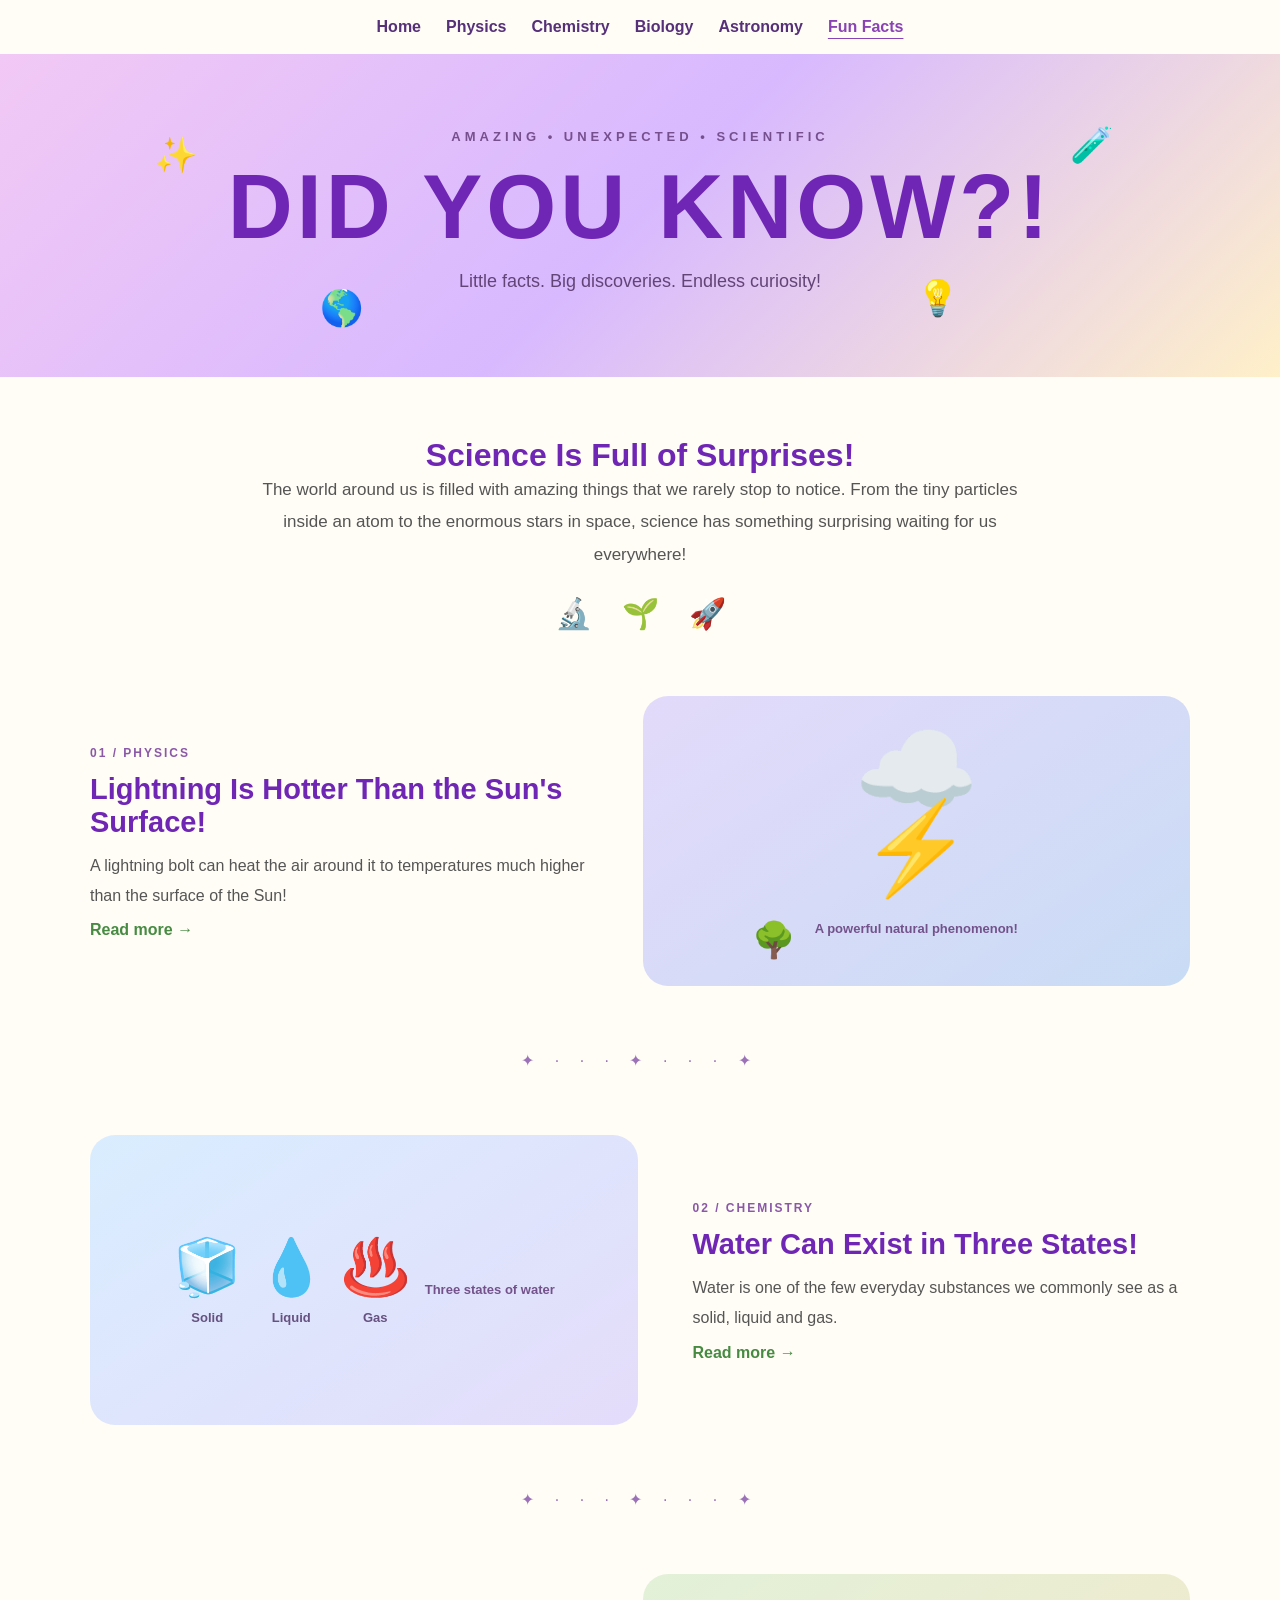
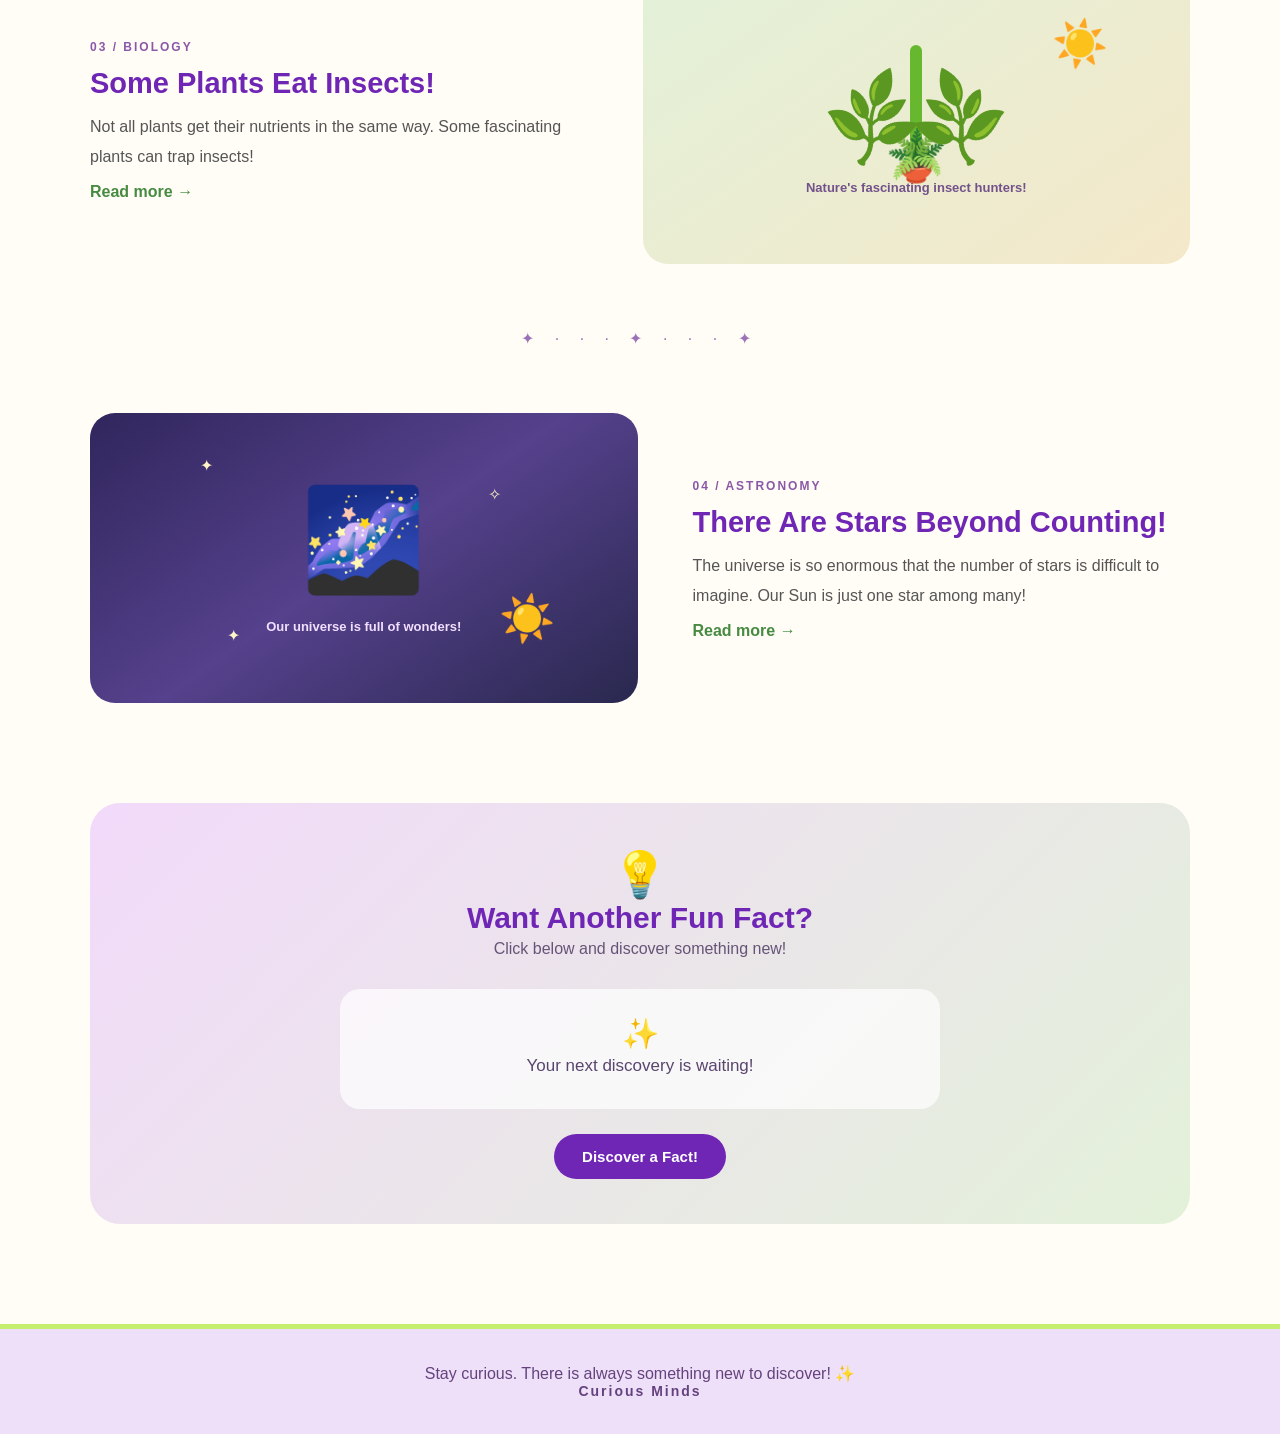
<file: funfacts.html>
<!DOCTYPE html>
<html lang="en">
<head>
    <meta charset="UTF-8">
    <meta name="viewport" content="width=device-width, initial-scale=1.0">

    <title>Fun Facts | Curious Minds</title>

    <link rel="stylesheet" href="style.css">
    <link rel="stylesheet" href="funfacts.css">
</head>

<body>

    <!-- NAVIGATION -->
    <nav class="fun-nav">
        <a href="index.html">Home</a>
        <a href="physics.html">Physics</a>
        <a href="chemistry.html">Chemistry</a>
        <a href="biology.html">Biology</a>
        <a href="#">Astronomy</a>
        <a href="funfacts.html" class="active">Fun Facts</a>
    </nav>


    <!-- HEADER -->
    <header class="fun-header">

        <span class="fun-decoration fun-decor-one">✨</span>
        <span class="fun-decoration fun-decor-two">🧪</span>
        <span class="fun-decoration fun-decor-three">🌎</span>
        <span class="fun-decoration fun-decor-four">💡</span>

        <p class="fun-small-heading">
            AMAZING • UNEXPECTED • SCIENTIFIC
        </p>

        <h1>DID YOU KNOW?!</h1>

        <p class="fun-tagline">
            Little facts. Big discoveries. Endless curiosity!
        </p>

    </header>


    <!-- MAIN CONTENT -->
    <main class="fun-container">


        <!-- INTRODUCTION -->
        <section class="fun-intro">

            <h2>Science Is Full of Surprises!</h2>

            <p>
                The world around us is filled with amazing things
                that we rarely stop to notice. From the tiny particles
                inside an atom to the enormous stars in space,
                science has something surprising waiting for us
                everywhere!
            </p>

            <div class="fun-intro-decoration">
                <span>🔬</span>
                <span>🌱</span>
                <span>🚀</span>
            </div>

        </section>



        <!-- FACT 1 -->
        <section class="fun-article">

            <div class="fun-content">

                <span class="fun-number">
                    01 / PHYSICS
                </span>

                <h2>Lightning Is Hotter Than the Sun's Surface!</h2>

                <p>
                    A lightning bolt can heat the air around it
                    to temperatures much higher than the surface
                    of the Sun!
                </p>

                <div class="fun-extra">

                    <p>
                        The air in a lightning channel can reach
                        around 30,000°C. This sudden heating causes
                        the air to expand rapidly, creating the sound
                        we hear as thunder.
                    </p>

                    <p>
                        The Sun's visible surface, called the
                        photosphere, is about 5,500°C. That means
                        lightning can briefly heat the surrounding
                        air to several times that temperature!
                    </p>

                </div>

                <a href="#" class="fun-read-more">
                    Read more →
                </a>

            </div>


            <div class="fun-visual lightning-visual">

                <div class="storm-cloud">
                    ☁️
                </div>

                <div class="lightning-bolt">
                    ⚡
                </div>

                <div class="lightning-ground">
                    🌳
                </div>

                <span class="fun-visual-label">
                    A powerful natural phenomenon!
                </span>

            </div>

        </section>



        <div class="fun-divider">
            ✦ · · · ✦ · · · ✦
        </div>



        <!-- FACT 2 -->
        <section class="fun-article reverse">

            <div class="fun-content">

                <span class="fun-number">
                    02 / CHEMISTRY
                </span>

                <h2>Water Can Exist in Three States!</h2>

                <p>
                    Water is one of the few everyday substances
                    we commonly see as a solid, liquid and gas.
                </p>

                <div class="fun-extra">

                    <p>
                        Ice is the solid form of water.
                        Liquid water is what we drink, and
                        water vapour is its gaseous form.
                    </p>

                    <p>
                        These states depend on temperature
                        and pressure. Water can change from
                        one state to another through processes
                        such as melting, freezing and evaporation.
                    </p>

                    <p>
                        Under special conditions, water can
                        even exist as ice, liquid water and
                        water vapour together at its
                        triple point.
                    </p>

                </div>

                <a href="#" class="fun-read-more">
                    Read more →
                </a>

            </div>


            <div class="fun-visual water-visual">

                <div class="water-state">

                    <div class="ice-cube">
                        🧊
                    </div>

                    <span>Solid</span>

                </div>

                <div class="water-state">

                    <div class="water-drop">
                        💧
                    </div>

                    <span>Liquid</span>

                </div>

                <div class="water-state">

                    <div class="steam">
                        ♨️
                    </div>

                    <span>Gas</span>

                </div>

                <span class="fun-visual-label">
                    Three states of water
                </span>

            </div>

        </section>



        <div class="fun-divider">
            ✦ · · · ✦ · · · ✦
        </div>



        <!-- FACT 3 -->
        <section class="fun-article">

            <div class="fun-content">

                <span class="fun-number">
                    03 / BIOLOGY
                </span>

                <h2>Some Plants Eat Insects!</h2>

                <p>
                    Not all plants get their nutrients in
                    the same way. Some fascinating plants
                    can trap insects!
                </p>

                <div class="fun-extra">

                    <p>
                        The Venus flytrap is a carnivorous
                        plant. Its leaves have special structures
                        that can close when an insect touches
                        trigger hairs inside them.
                    </p>

                    <p>
                        These plants still make their own food
                        through photosynthesis. Trapping insects
                        helps them obtain certain nutrients,
                        especially in nutrient-poor environments.
                    </p>

                    <p>
                        Other carnivorous plants, such as
                        pitcher plants, use different structures
                        to trap insects.
                    </p>

                </div>

                <a href="#" class="fun-read-more">
                    Read more →
                </a>

            </div>


            <div class="fun-visual plant-visual">

                <div class="plant-sun">
                    ☀️
                </div>

                <div class="venus-plant">

                    <div class="plant-stem"></div>

                    <div class="flytrap trap-left">
                        🌿
                    </div>

                    <div class="flytrap trap-right">
                        🌿
                    </div>

                    <div class="plant-pot">
                        🪴
                    </div>

                </div>

                <span class="fun-visual-label">
                    Nature's fascinating insect hunters!
                </span>

            </div>

        </section>



        <div class="fun-divider">
            ✦ · · · ✦ · · · ✦
        </div>



        <!-- FACT 4 -->
        <section class="fun-article reverse">

            <div class="fun-content">

                <span class="fun-number">
                    04 / ASTRONOMY
                </span>

                <h2>There Are Stars Beyond Counting!</h2>

                <p>
                    The universe is so enormous that the number
                    of stars is difficult to imagine. Our Sun
                    is just one star among many!
                </p>

                <div class="fun-extra">

                    <p>
                        The Sun belongs to the Milky Way galaxy,
                        which contains a huge number of stars.
                        Our galaxy is only one of many galaxies
                        in the observable universe.
                    </p>

                    <p>
                        Some stars are much larger than the Sun,
                        while others are smaller. Stars also have
                        different colours depending partly on
                        their surface temperatures.
                    </p>

                    <p>
                        When we look at distant galaxies,
                        we are seeing light that travelled
                        for a very long time before reaching us.
                    </p>

                </div>

                <a href="#" class="fun-read-more">
                    Read more →
                </a>

            </div>


            <div class="fun-visual space-visual">

                <div class="space-star star-one">
                    ✦
                </div>

                <div class="space-star star-two">
                    ✧
                </div>

                <div class="space-star star-three">
                    ✦
                </div>

                <div class="space-galaxy">
                    🌌
                </div>

                <div class="space-sun">
                    ☀️
                </div>

                <span class="fun-visual-label">
                    Our universe is full of wonders!
                </span>

            </div>

        </section>



        <!-- RANDOM FACT SECTION -->
        <section class="random-fact-section">

            <div class="random-fact-decoration">
                💡
            </div>

            <h2>Want Another Fun Fact?</h2>

            <p>
                Click below and discover something new!
            </p>

            <div class="random-fact-card">

                <span class="random-fact-icon">
                    ✨
                </span>

                <p id="randomFact">
                    Your next discovery is waiting!
                </p>

            </div>

            <button id="randomFactButton">
                Discover a Fact!
            </button>

        </section>


    </main>



    <!-- FOOTER -->
    <footer class="fun-footer">

        <p>
            Stay curious. There is always something new to discover! ✨
        </p>

        <span>
            Curious Minds
        </span>

    </footer>



    <!-- JAVASCRIPT -->
    <script>

        // READ MORE BUTTONS

        const funReadLinks = document.querySelectorAll(".fun-read-more");

        funReadLinks.forEach(link => {

            link.addEventListener("click", function(event) {

                event.preventDefault();

                const extraText = this.previousElementSibling;

                extraText.classList.toggle("show");

                if (extraText.classList.contains("show")) {

                    this.textContent = "Read less ↑";

                } else {

                    this.textContent = "Read more →";

                }

            });

        });



        // RANDOM SCIENCE FACTS

        const scienceFacts = [

            "A day on Venus is longer than its year!",

            "The human body contains trillions of cells.",

            "The Moon is slowly moving away from Earth.",

            "Sound cannot travel through a vacuum.",

            "Octopuses have three hearts.",

            "A rainbow is actually a full circle, but we usually see only part of it.",

            "The chemical symbol for gold is Au.",

            "Plants use sunlight to make food through photosynthesis.",

            "Saturn's average density is lower than that of water.",

            "The smallest unit of an element that retains its chemical identity is an atom.",

            "Some metals can conduct electricity very well.",

            "The Milky Way is a barred spiral galaxy.",

            "Butterflies taste using sensors on their feet.",

            "Water expands when it freezes.",

            "The speed of light in a vacuum is about 300,000 kilometres per second."

        ];



        const randomFactText = document.getElementById("randomFact");

        const randomFactButton = document.getElementById("randomFactButton");



        randomFactButton.addEventListener("click", function() {

            const randomIndex = Math.floor(Math.random() * scienceFacts.length);

            randomFactText.textContent = scienceFacts[randomIndex];

        });

    </script>

</body>
</html>
</file>
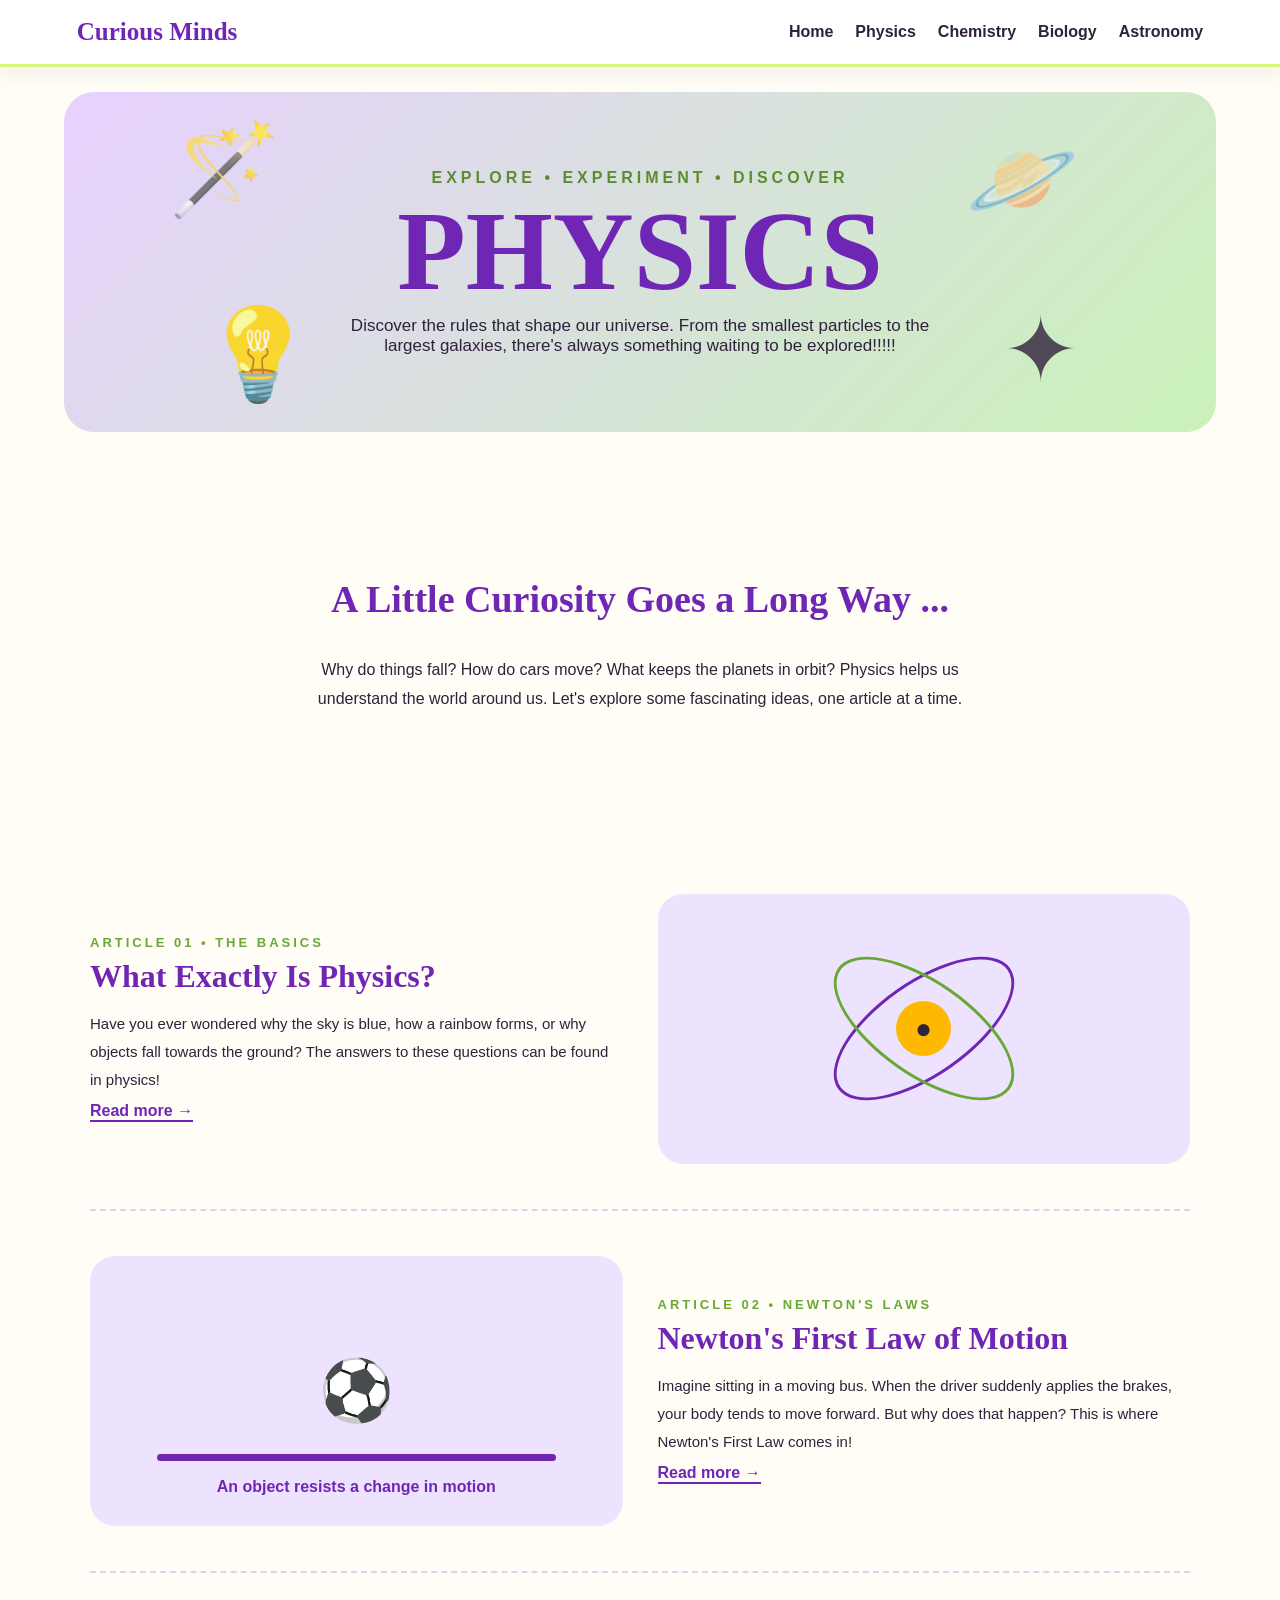
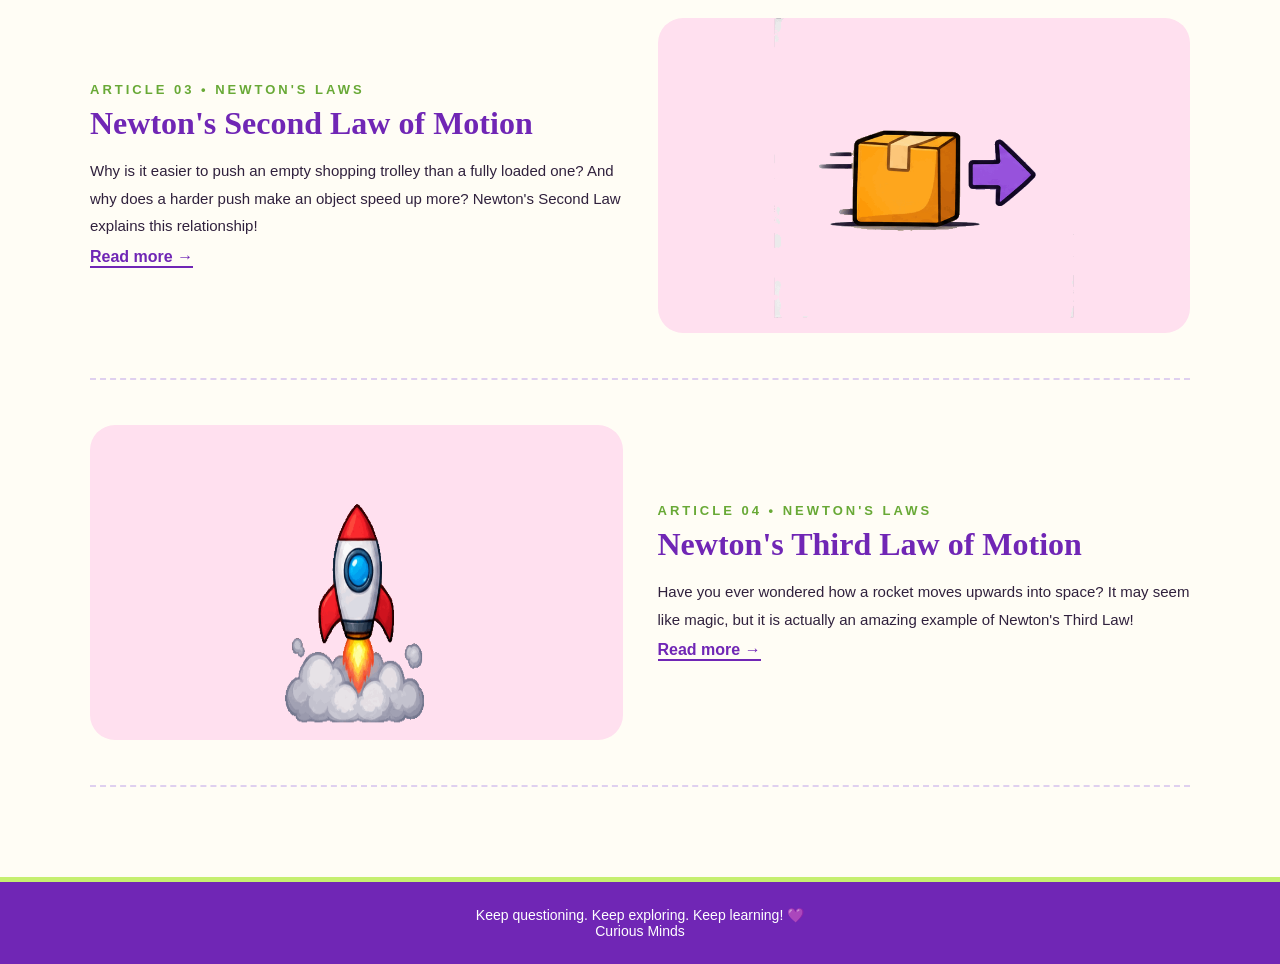
<file: physics.html>
<!DOCTYPE html>
<html lang="en">
<head>
    <meta charset="UTF-8">
    <meta name="viewport" content="width=device-width, initial-scale=1.0">
    <title>Physics | Curious Minds</title>

    <link rel="stylesheet" href="style.css">

    <style>
        * {
            box-sizing: border-box;
        }

        body {
            margin: 0;
            background: #fffdf5;
            color: #30213d;
            font-family: 'Poppins', sans-serif;
        }

        /* NAVIGATION */

        .navbar {
            display: flex;
            align-items: center;
            justify-content: space-between;
            flex-wrap: wrap;
            padding: 18px 6%;
            background: white;
        }

        .logo {
            font-family: 'Kalam', cursive;
            font-size: 25px;
            font-weight: bold;
            color: #7026b5;
        }

        .nav-links {
            display: flex;
            flex-wrap: wrap;
            gap: 22px;
        }

        .nav-links a {
            color: #30213d;
            text-decoration: none;
            font-weight: 600;
        }

        .nav-links a:hover {
            color: #7026b5;
        }

        /* PHYSICS HERO */

        .physics-header {
            min-height: 340px;
            margin: 25px 5%;
            border-radius: 30px;
            background: linear-gradient(135deg, #e7d1ff, #c9f2b8);
            display: flex;
            flex-direction: column;
            justify-content: center;
            align-items: center;
            text-align: center;
            position: relative;
            overflow: hidden;
            padding: 45px 20px;
        }

        .physics-header h1 {
            font-family: 'Kalam', cursive;
            font-size: clamp(4rem, 10vw, 7rem);
            color: #7026b5;
            margin: 0;
            z-index: 2;
        }

        .physics-header p {
            max-width: 600px;
            font-size: 17px;
            z-index: 2;
            margin-top: 0;
        }

        .header-small {
            font-weight: bold;
            letter-spacing: 4px;
            color: #5c8c32;
            z-index: 2;
        }

        /* DECORATIONS */

        .header-decoration {
            position: absolute;
            font-size: 90px;
            opacity: 0.8;
        }

        .deco-atom {
            top: 25px;
            left: 9%;
            animation: float 4s ease-in-out infinite;
        }

        .deco-star {
            bottom: 30px;
            right: 12%;
            animation: float 3s ease-in-out infinite;
        }

        .deco-planet {
            top: 35px;
            right: 12%;
            animation: float 4.5s ease-in-out infinite;
        }

        .deco-light {
            bottom: 25px;
            left: 12%;
            animation: float 3.5s ease-in-out infinite;
        }

        @keyframes float {
            0%, 100% {
                transform: translateY(0) rotate(0deg);
            }
            50% {
                transform: translateY(-13px) rotate(10deg);
            }
        }

        /* INTRO */

        .physics-intro {
            text-align: center;
            max-width: 750px;
            margin: 55px auto 35px;
            padding: 0 20px;
        }

        .physics-intro h2 {
            color: #7026b5;
            font-family: 'Kalam', cursive;
            font-size: 32px;
        }

        .physics-intro p {
            line-height: 1.8;
        }

        /* ARTICLE LAYOUT */

        .articles {
            max-width: 1150px;
            margin: auto;
            padding: 10px 25px 70px;
        }

        .article {
            display: grid;
            grid-template-columns: 1fr 1fr;
            gap: 35px;
            align-items: center;
            padding: 45px 0;
            border-bottom: 2px dashed #dfd0ef;
        }

        .article.reverse .article-text {
            order: 2;
        }

        .article.reverse .article-visual {
            order: 1;
        }

        .article-number {
            color: #68a936;
            font-weight: bold;
            letter-spacing: 3px;
            font-size: 13px;
        }

        .article-text h2 {
            font-family: 'Kalam', cursive;
            font-size: 32px;
            color: #7026b5;
            margin: 8px 0 15px;
        }

        .article-text p {
            line-height: 1.85;
            font-size: 15px;
        }

        .article-visual {
            min-height: 270px;
            border-radius: 25px;
            background: #eee3ff;
            display: flex;
            justify-content: center;
            align-items: center;
            position: relative;
            overflow: hidden;
        }

        /* READ MORE */

        .more-text {
            display: none;
            animation: appear 0.4s ease;
        }

        .more-text.show {
            display: block;
        }

        @keyframes appear {
            from {
                opacity: 0;
                transform: translateY(-8px);
            }
            to {
                opacity: 1;
                transform: translateY(0);
            }
        }

        .read-more {
            display: inline-block;
            color: #7026b5;
            font-weight: bold;
            text-decoration: none;
            border-bottom: 2px solid #7026b5;
            margin-top: 8px;
            cursor: pointer;
        }

        .read-more:hover {
            color: #4f1887;
            border-color: #4f1887;
        }

        /* VISUAL 1: PHYSICS ORBIT */

        .orbit-scene {
            width: 230px;
            height: 230px;
            position: relative;
            display: flex;
            justify-content: center;
            align-items: center;
        }

        .orbit-circle {
            width: 210px;
            height: 95px;
            border: 3px solid #7026b5;
            border-radius: 50%;
            position: absolute;
            transform: rotate(-35deg);
        }

        .orbit-circle.second {
            transform: rotate(35deg);
            border-color: #68a936;
        }

        .orbit-center {
            width: 55px;
            height: 55px;
            border-radius: 50%;
            background: #ffb800;
            display: flex;
            align-items: center;
            justify-content: center;
            font-size: 28px;
            z-index: 2;
        }

         .orbit-dot {
    width: 18px;
    height: 18px;
    border-radius: 50%;
    background: #e47ac6;
    position: absolute;
    top: calc(50% - 9px);
    left: calc(50% - 9px);
    animation: orbitMove 4s linear infinite;
}
       
 @keyframes orbitMove {
            from {
                transform: rotate(0deg) translateX(85px) rotate(0deg);
            }
            to {
                transform: rotate(360deg) translateX(85px) rotate(-360deg);
            }
        }
        /* VISUAL 2: FIRST LAW */

        .inertia-scene {
            width: 100%;
            height: 250px;
            position: relative;
            display: flex;
            align-items: center;
            justify-content: center;
        }

        .inertia-ball {
            font-size: 60px;
            position: absolute;
            animation: ballMove 3s ease-in-out infinite;
        }

        @keyframes ballMove {
            0%, 15% {
                transform: translateX(-75px);
            }
            45%, 100% {
                transform: translateX(75px);
            }
        }

        .inertia-ground {
            width: 75%;
            height: 7px;
            background: #7026b5;
            position: absolute;
            bottom: 55px;
            border-radius: 10px;
        }

        .inertia-caption {
            position: absolute;
            bottom: 20px;
            color: #7026b5;
            font-weight: bold;
        }

        /* VISUAL 3: SECOND LAW */

        .force-scene {
            width: 100%;
            height: 250px;
            display: flex;
            justify-content: center;
            align-items: center;
            position: relative;
        }

         .force-box {
    width: 85px;
    height: 75px;
    background: #ffb800;
    border-radius: 12px;
    display: flex;
    align-items: center;
    justify-content: center;
    font-size: 38px;
    animation: boxMove 2.5s ease-in-out infinite alternate;
}

        @keyframes boxMove {
            from {
                transform: translateX(-45px);
            }
            to {
                transform: translateX(45px);
            }
        }

         

        @keyframes arrowMove {
            from {
                transform: translateX(-8px);
            }
            to {
                transform: translateX(10px);
            }
        }

        .force-label {
            position: absolute;
            bottom: 20px;
            font-weight: bold;
            color: #7026b5;
        }

        /* VISUAL 4: THIRD LAW */

        .rocket-scene {
            width: 100%;
            height: 250px;
            position: relative;
            display: flex;
            justify-content: center;
            align-items: center;
        }

        .rocket {
            font-size: 70px;
            animation: rocketMove 2.5s ease-in-out infinite;
        }

        .rocket-flame {
            font-size: 30px;
            position: absolute;
            left: 25%;
            animation: flame 0.4s infinite alternate;
        }

        @keyframes rocketMove {
            0%, 100% {
                transform: translateX(0);
            }
            50% {
                transform: translateX(35px);
            }
        }

        @keyframes flame {
            from {
                opacity: 0.5;
                transform: scale(0.8);
            }
            to {
                opacity: 1;
                transform: scale(1.2);
            }
        }

        /* FOOTER */

        footer {
            text-align: center;
            background: #7026b5;
            color: white;
            padding: 25px;
            margin-top: 20px;
        }

        /* RESPONSIVE */

        @media (max-width: 750px) {
            .article {
                grid-template-columns: 1fr;
                gap: 20px;
            }

            .article.reverse .article-text,
            .article.reverse .article-visual {
                order: initial;
            }

            .article-visual {
                min-height: 230px;
            }

            .physics-header {
                margin: 15px;
            }

            .nav-links {
                gap: 12px;
                margin-top: 10px;
            }
        }

        @media (prefers-reduced-motion: reduce) {
            *, *::before, *::after {
                animation-duration: 0.01ms !important;
                animation-iteration-count: 1 !important;
                scroll-behavior: auto !important;
            }
        }

        .article-visual
    {
                display: flex;
                justify-content: center;
                align-items: center;
                size: 1000px;
            }
    </style>
</head>

<body>

    <!-- NAVIGATION BAR -->

    <nav class="navbar">
        <div class="logo">Curious Minds</div>

        <div class="nav-links">
            <a href="index.html">Home</a>
            <a href="physics.html">Physics</a>
            <a href="#">Chemistry</a>
            <a href="#">Biology</a>
            <a href="#">Astronomy</a>
        </div>
    </nav>


    <!-- PHYSICS HEADER -->

    <header class="physics-header">

        <div class="header-decoration deco-atom">🪄</div>
        <div class="header-decoration deco-star">✦</div>
        <div class="header-decoration deco-planet">🪐</div>
        <div class="header-decoration deco-light">💡</div>

        <div class="header-small">EXPLORE • EXPERIMENT • DISCOVER </div>

        <h1>PHYSICS</h1>

        <p>
            Discover the rules that shape our universe.
            From the smallest particles to the largest galaxies,
            there's always something waiting to be explored!!!!!
        </p>

    </header>


    <!-- INTRODUCTION -->

    <section class="physics-intro">

        <h2>A Little Curiosity Goes a Long Way ...</h2>

        <p>
            Why do things fall? How do cars move? What keeps the planets
            in orbit? Physics helps us understand the world around us.
            Let's explore some fascinating ideas, one article at a time.
        </p>

    </section>


    <!-- ARTICLES -->

    <main class="articles">


        <!-- ARTICLE 1: WHAT IS PHYSICS -->

        <section class="article">

            <div class="article-text">

                <div class="article-number">ARTICLE 01 • THE BASICS</div>

                <h2>What Exactly Is Physics?</h2>

                <p>
                    Have you ever wondered why the sky is blue, how a
                    rainbow forms, or why objects fall towards the ground?
                    The answers to these questions can be found in physics!
                </p>

                <div class="more-text">

                    <p>
                        Physics is a branch of science that studies matter,
                        energy, motion and the forces that act on objects.
                        It helps us understand how the universe works,
                        from tiny atoms to enormous galaxies.
                    </p>

                    <p>
                        Physics is also a part of our everyday lives.
                        Electricity powers our homes, sound allows us to
                        communicate, and the laws of motion help us
                        understand how vehicles travel. By studying physics,
                        we learn to question, experiment and discover
                        the science behind ordinary things.
                    </p>
                    <p>
                        WANNA LEARN MORE? CLICK <a href="https://youtu.be/Y-NQOJ3Uz4w?si=4BO5M7HeM6siojNK" target="_blank">HERE</a>
                    </p>
                </div>

                <a href="#" class="read-more">Read more →</a>

            </div>


            <div class="article-visual">

                <div class="orbit-scene">
                    <div class="orbit-circle"></div>
                    <div class="orbit-circle second"></div>
                    <div class="orbit-center"> ● </div>
                    <div class="orbit-dot"></div>
                </div>

            </div>

        </section>



        <!-- ARTICLE 2: FIRST LAW -->

        <section class="article reverse">

            <div class="article-text">

                <div class="article-number">ARTICLE 02 • NEWTON'S LAWS</div>

                <h2>Newton's First Law of Motion</h2>

                <p>
                    Imagine sitting in a moving bus. When the driver
                    suddenly applies the brakes, your body tends to move
                    forward. But why does that happen? This is where
                    Newton's First Law comes in!
                </p>

                <div class="more-text">

                    <p>
                        Newton's First Law states that an object remains
                        at rest or continues moving in a straight line
                        at a constant speed unless acted upon by an
                        unbalanced external force.
                    </p>

                    <p>
                        This tendency of objects to resist changes in
                        their state of motion is called <strong><i>inertia</i></strong>.
                        For example, a football lying on the ground will
                        remain still until someone kicks it. Similarly,
                        a moving bicycle slows down because of forces
                        such as friction and air resistance.
                    </p>

                    <p>
                        In simple words, objects do not change their
                        motion on their own. A force is needed to
                        change it.
                    </p>
                    <p>
                        WANNA LEARN MORE? CLICK <a href="https://youtu.be/1XSyyjcEHo0?si=t10EQPhbvBP1WPMI" target="_blank">HERE!!!</a>
                    </p>
                </div>

                <a href="#" class="read-more">Read more →</a>

            </div>


            <div class="article-visual" >

                <div class="inertia-scene">

                    <div class="inertia-ball">⚽</div>

                    <div class="inertia-ground"></div>

                    <div class="inertia-caption">
                        An object resists a change in motion
                    </div>

                </div>

            </div>

        </section>



        <!-- ARTICLE 3: SECOND LAW -->

        <section class="article">

            <div class="article-text">

                <div class="article-number">ARTICLE 03 • NEWTON'S LAWS</div>

                <h2>Newton's Second Law of Motion</h2>

                <p>
                    Why is it easier to push an empty shopping trolley
                    than a fully loaded one? And why does a harder push
                    make an object speed up more? Newton's Second Law
                    explains this relationship!
                </p>

                <div class="more-text">

                    <p>
                        Newton's Second Law explains how the acceleration
                        of an object depends on the net force acting on it
                        and its mass. A greater net force produces greater
                        acceleration when the mass stays the same.
                    </p>

                    <p>
                        However, if the same force is applied to two
                        objects, the object with less mass will have
                        greater acceleration. This is why an empty
                        trolley is easier to accelerate than a loaded one.
                    </p>

                    <p>
                        This law is commonly written as F = ma, where
                        F represents net force, m represents mass,
                        and a represents acceleration.
                    </p>
<p>
                        WANNA LEARN MORE? CLICK <a href="https://youtu.be/xzA6IBWUEDE?si=u-74oxL7hKDlWTaO" target="_blank">HERE!!!</a>
                    </p>
                </div>

                <a href="#" class="read-more">Read more →</a>

            </div>


            <div class="article-visual" style="background:#ffe0ef;">
                <img src="Animated Box Push Sequence.gif" alt="Apple" style="width: 300px; height: 300px; margin-bottom: 15px;">
            </div> 
                </div>

            </div>

        </section>



        <!-- ARTICLE 4: THIRD LAW -->

        <section class="article reverse">

            <div class="article-text">

                <div class="article-number">ARTICLE 04 • NEWTON'S LAWS</div>

                <h2>Newton's Third Law of Motion</h2>

                <p>
                    Have you ever wondered how a rocket moves upwards
                    into space? It may seem like magic, but it is
                    actually an amazing example of Newton's Third Law!
                </p>

                <div class="more-text">

                    <p>
                        Newton's Third Law states that for every action,
                        there is an equal and opposite reaction.
                        This means that forces always occur in pairs.
                    </p>

                    <p>
                        When a rocket releases hot gases downwards,
                        the gases exert an equal and opposite force
                        on the rocket, pushing it upwards. The two
                        forces act on different objects, which is
                        why they do not cancel each other out.
                    </p>

                    <p>
                        We can also see this law when we walk. Our feet
                        push the ground backwards, and the ground pushes
                        us forwards. This interaction helps us move!
                    </p>
<p>
                        WANNA LEARN MORE? CLICK <a href="https://youtu.be/y61_VPKH2B4?si=tE8m0goM0fp_m7tr" target="_blank">HERE!!!</a>
                    </p>
                </div>

                <a href="#" class="read-more">Read more →</a>

            </div>


            
            <div class="article-visual" style="background:#ffe0ef;">
                <img src="Rocket Launch Animation Frames.gif" alt="Apple" style="width: 300px; height: 300px; margin-bottom: 15px;">
            </div> 

                </div>

            </div>

        </section>


    </main>


    <!-- FOOTER -->

    <footer>
        <p>Keep questioning. Keep exploring. Keep learning! 💜</p>
        <p>Curious Minds</p>
    </footer>



    <!-- READ MORE FUNCTION -->

    <script>

        const readLinks = document.querySelectorAll(".read-more");

        readLinks.forEach(link => {

            link.addEventListener("click", function(event) {

                event.preventDefault();

                const articleText = this.previousElementSibling;

                articleText.classList.toggle("show");

                if (articleText.classList.contains("show")) {
                    this.textContent = "Read less ↑";
                } else {
                    this.textContent = "Read more →";
                }

            });

        });

    </script>
 
<style>
    
/* =================================
   PHYSICS PAGE
================================= */


/* PHYSICS HERO */

.physics-hero {
    min-height: 520px;

    background:
        radial-gradient(circle at 10% 20%, #f6b6e9, transparent 30%),
        radial-gradient(circle at 90% 80%, #aaf58b, transparent 30%),
        linear-gradient(135deg, #dfc5ff, #f4d9f5, #c9f5d0);

    display: flex;
    justify-content: center;
    align-items: center;
    text-align: center;
    position: relative;
    overflow: hidden;
    padding: 80px 20px;
}

.physics-hero-content {
    position: relative;
    z-index: 2;
}

.physics-label {
    color: #579438;
    font-size: 13px;
    font-weight: 700;
    letter-spacing: 3px;
    margin-bottom: 15px;
}

.physics-hero h1 {
    font-family: 'Kalam', cursive;
    font-size: 85px;
    line-height: 1.1;
    color: #7026b5;
    text-shadow: 3px 4px white;
}

.physics-hero h1 span {
    color: #69b833;
}

.physics-hero-content > p:not(.physics-label) {
    color: #665477;
    font-size: 16px;
    margin-top: 15px;
    max-width: 500px;
}

.physics-button {
    display: inline-block;
    margin-top: 30px;
    padding: 13px 32px;
    background-color: #8435c9;
    color: white;
    text-decoration: none;
    border-radius: 30px;
    font-weight: 700;
    box-shadow: 0 5px 0 #59238a;
    transition: 0.3s;
}

.physics-button:hover {
    background-color: #68b82f;
    transform: translateY(-4px);
}


/* PHYSICS DECORATIONS */

.physics-decoration {
    position: absolute;
    font-size: 65px;
}

.apple {
    left: 15%;
    top: 20%;
    transform: rotate(-15deg);
}

.star-one {
    right: 18%;
    top: 15%;
    color: #ffbd21;
}

.atom-one {
    right: 13%;
    bottom: 15%;
    color: #70ae4c;
    font-size: 85px;
}

.star-two {
    left: 23%;
    bottom: 15%;
    color: #a45bd2;
    font-size: 50px;
}


/* PHYSICS INTRODUCTION */

.physics-intro {
    padding: 90px 20px;
    background-color: #fffdf5;
    text-align: center;
}

.physics-intro h2 {
    font-family: 'Kalam', cursive;
    font-size: 38px;
    color: #7026b5;
    margin-bottom: 35px;
}

.physics-intro-box {
    max-width: 850px;
    margin: auto;
    padding: 40px;
    background-color: #f0e5ff;
    border: 3px solid #d4b5f4;
    border-radius: 25px;
}

.intro-symbol {
    font-size: 55px;
    margin-bottom: 20px;
}

.physics-intro-box p {
    font-size: 15px;
    line-height: 2;
    color: #665477;
    margin-bottom: 15px;
}

.physics-intro h3 {
    font-family: 'Kalam', cursive;
    font-size: 24px;
    color: #65a53c;
    margin-top: 30px;
}


/* PHYSICS TOPICS */

.physics-topics {
    padding: 100px 7%;
    background-color: #f7f5ff;
    text-align: center;
}

.topics-heading {
    margin-bottom: 50px;
}

.topics-heading h2 {
    font-family: 'Kalam', cursive;
    font-size: 40px;
    color: #7026b5;
    margin-bottom: 10px;
}

.topics-heading > p:last-child {
    color: #766783;
}


/* TOPIC GRID */

.physics-grid {
    display: grid;
    grid-template-columns: repeat(3, 1fr);
    gap: 25px;
    max-width: 1150px;
    margin: auto;
}


/* TOPIC CARDS */

.physics-topic-card {
    text-decoration: none;
    border-radius: 25px;
    padding: 30px 25px;
    min-height: 300px;
    display: flex;
    flex-direction: column;
    align-items: center;
    transition: 0.3s;
    border: 3px solid transparent;
}

.physics-topic-card:hover {
    transform: translateY(-8px);
}


/* TOPIC CARD COLOURS */

.motion {
    background-color: #eadbff;
    border-color: #c9a6f5;
}

.force {
    background-color: #e1f7ce;
    border-color: #a9df7e;
}

.gravity {
    background-color: #ffe0ef;
    border-color: #f5b1d2;
}

.energy {
    background-color: #fff0c9;
    border-color: #f5d77f;
}

.light {
    background-color: #d8f4f1;
    border-color: #a0ddd4;
}

.sound {
    background-color: #e4dcff;
    border-color: #b7a9f2;
}


/* TOPIC TEXT */

.topic-icon {
    font-size: 65px;
    margin-bottom: 15px;
}

.physics-topic-card h3 {
    font-family: 'Kalam', cursive;
    font-size: 27px;
    color: #51247c;
    margin-bottom: 10px;
}

.physics-topic-card p {
    font-size: 13px;
    line-height: 1.8;
    color: #62566c;
    margin-bottom: 20px;
    flex-grow: 1;
}

.physics-topic-card span {
    font-size: 13px;
    font-weight: 700;
    color: #7026b5;
}


/* FUN FACT SECTION */

.physics-fact {
    padding: 90px 20px;
    background: linear-gradient(135deg, #d8f5c5, #e9d7ff);
    text-align: center;
}

.fact-content {
    max-width: 750px;
    margin: auto;
}

.physics-fact h2 {
    font-family: 'Kalam', cursive;
    font-size: 38px;
    color: #7026b5;
    margin-bottom: 20px;
}

.physics-fact p:not(.section-label) {
    font-size: 15px;
    line-height: 2;
    color: #62566c;
}

.fact-emoji {
    font-size: 55px;
    margin-top: 20px;
}


/* PHYSICS RESPONSIVE DESIGN */

@media (max-width: 850px) {

    .physics-grid {
        grid-template-columns: repeat(2, 1fr);
    }

    .physics-hero h1 {
        font-size: 70px;
    }

}

@media (max-width: 550px) {

    .physics-grid {
        grid-template-columns: 1fr;
    }

    .physics-hero h1 {
        font-size: 60px;
    }

    .physics-decoration {
        opacity: 0.35;
    }

    .physics-intro h2,
    .topics-heading h2,
    .physics-fact h2 {
        font-size: 30px;
    }

    .physics-intro-box {
        padding: 25px;
    }

}

</style>
</body>
</html>
</file>
<file: style.css>
/* =========================================
   GENERAL SETTINGS
========================================= */

* {
    margin: 0;
    padding: 0;
    box-sizing: border-box;
}

html {
    scroll-behavior: smooth;
}

body {
    font-family: 'Poppins', sans-serif;
    background-color: #fffdf5;
    color: #6f00ff;
    overflow-x: hidden;
}


/* =========================================
   NAVIGATION BAR
========================================= */

.navbar {
    width: 100%;
    padding: 20px 6%;
    display: flex;
    justify-content: space-between;
    align-items: center;
    background-color: #ffffff;
    box-shadow: 0 4px 18px rgba(87, 47, 125, 0.09);
    border-bottom: 3px solid #d7f77a;
    position: relative;
    z-index: 10;
}

.logo {
    font-family: 'Kalam', cursive;
    font-size: 32px;
    font-weight: 700;
    color: #36c85a;
    transition: 0.3s;
}

.logo:hover {
    transform: scale(1.05);
}

.nav-links {
    display: flex;
    list-style: none;
    gap: 32px;
}

.nav-links a {
    text-decoration: none;
    color: #443052;
    font-size: 16px;
    font-weight: 600;
    transition: 0.3s;
    position: relative;
}

.nav-links a::after {
    content: "";
    position: absolute;
    width: 0;
    height: 3px;
    bottom: -7px;
    left: 0;
    background-color: #91d65b;
    border-radius: 10px;
    transition: 0.3s;
}

.nav-links a:hover {
    color: #8a36d1;
}

.nav-links a:hover::after {
    width: 100%;
}


/* =========================================
   HERO SECTION
========================================= */

.hero {
    min-height: 730px;

    background:
        radial-gradient(circle at 8% 15%, #a4ed91 0%, transparent 30%),
        radial-gradient(circle at 90% 80%, #f7a8e9 0%, transparent 32%),
        radial-gradient(circle at 50% 50%, #fff7ff 0%, transparent 65%),
        linear-gradient(135deg, #a5f0b1, #f4d5f5, #c9b1f5);

    display: flex;
    justify-content: center;
    align-items: center;
    text-align: center;
    position: relative;
    overflow: hidden;
    padding: 90px 20px;
}

.hero::before {
    content: "";
    position: absolute;
    width: 500px;
    height: 500px;
    border-radius: 50%;
    background: rgba(255, 255, 255, 0.15);
    top: -200px;
    right: -100px;
}

.hero::after {
    content: "";
    position: absolute;
    width: 400px;
    height: 400px;
    border-radius: 50%;
    background: rgba(255, 255, 255, 0.15);
    bottom: -200px;
    left: -100px;
}

.hero-content {
    position: relative;
    z-index: 2;
    max-width: 1000px;
}


/* SMALL HEADING */

.small-heading {
    font-size: 16px;
    letter-spacing: 9px;
    font-weight: 700;
    color: #43a117;
    margin-bottom: 25px;
}


/* MAIN TITLE */

.hero h1 {
    font-family: 'Kalam', cursive;
    font-size: clamp(100px, 13vw, 175px);
    line-height: 1.1;
    font-weight: 800;
    color: #7026b5;
    text-shadow: 4px 5px 0px #ffffff;
    white-space: nowrap;
    letter-spacing: -6px;
}

.hero h1 span {
    color: #68b82f;
}


/* TAGLINE */

.tagline {
    font-size: 29px;
    font-weight: 700;
    margin-top: 20px;
    color: #49306b;
}


/* DESCRIPTION */

.description {
    font-size: 17px;
    margin-top: 15px;
    color: #665477;
    line-height: 1.8;
}


/* EXPLORE BUTTON */

.explore-button {
    display: inline-block;
    margin-top: 35px;
    padding: 16px 45px;
    background-color: #8435c9;
    color: white;
    border: 3px solid #ffffff;
    border-radius: 40px;
    text-decoration: none;
    font-weight: 700;
    font-size: 17px;
    box-shadow: 0 7px 0 #59238a;
    transition: 0.3s;
}

.explore-button:hover {
    background-color: #68b82f;
    box-shadow: 0 7px 0 #427c20;
    transform: translateY(-5px);
}


/* =========================================
   HERO DECORATIONS
========================================= */

.decoration {
    position: absolute;
    opacity: 0.9;
    pointer-events: none;
}

.star {
    top: 12%;
    left: 14%;
    color: #ffb800;
    font-size: 65px;
}

.atom {
    top: 18%;
    right: 13%;
    color: #58a832;
    font-size: 95px;
}

.planet {
    bottom: 10%;
    left: 16%;
    font-size: 85px;
}

.flask {
    bottom: 13%;
    right: 15%;
    color: #8c36c9;
    font-size: 85px;
}


/* =========================================
   DINOSAUR IMAGE
========================================= */

.sparkle {
    position: absolute;
    top: 50%;
    right: 3%;
    width: 300px;
    transform: translateY(-50%);
    z-index: 1;
    opacity: 1;
    pointer-events: none;
}

.sparkle img {
    display: block;
    width: 100%;
    height: auto;
    object-fit: contain;
}


/* =========================================
   ABOUT SECTION
========================================= */

.about {
    padding: 120px 20px;
    background-color: #fffdf5;
    display: flex;
    justify-content: center;
    text-align: center;
    position: relative;
}

.about-content {
    max-width: 850px;
}

.section-label {
    color: #62a837;
    font-size: 13px;
    font-weight: 700;
    letter-spacing: 4px;
    margin-bottom: 18px;
}

.about h2 {
    font-size: 43px;
    color: #4e286c;
    margin-bottom: 30px;
}

.about h2 span {
    color: #913bd0;
}

.about p {
    font-size: 16px;
    line-height: 2;
    color: #665b70;
    margin-bottom: 20px;
}

.about h3 {
    font-family: 'Kalam', cursive;
    font-size: 29px;
    color: #5b9d31;
    margin-top: 30px;
}


/* =========================================
   SUBJECT SELECTION SECTION
========================================= */

.subjects {
    padding: 110px 7%;
    background-color: #fffdf5;
    text-align: center;
}

.subjects-heading {
    margin-bottom: 60px;
}

.subjects-heading h2 {
    font-family: 'Kalam', cursive;
    font-size: 46px;
    color: #7026b5;
    margin-bottom: 12px;
}

.subjects-heading > p:last-child {
    color: #766783;
    font-size: 16px;
}


/* =========================================
   SUBJECT CARDS CONTAINER
========================================= */

.subject-container {
    display: grid;
    grid-template-columns: repeat(4, 1fr);
    gap: 28px;
    max-width: 1300px;
    margin: auto;
}


/* =========================================
   INDIVIDUAL SUBJECT CARDS
========================================= */

.subject-card {
    text-decoration: none;
    padding: 35px 22px;
    border-radius: 28px;
    text-align: center;
    transition: 0.35s ease;
    border: 3px solid transparent;
    display: flex;
    flex-direction: column;
    align-items: center;
    min-height: 370px;
    box-shadow: 0 8px 20px rgba(85, 45, 110, 0.06);
}

.subject-card:hover {
    transform: translateY(-12px);
    box-shadow: 0 18px 30px rgba(85, 45, 110, 0.13);
}


/* CARD COLOURS */

.physics {
    background-color: #eadbff;
    border-color: #c9a6f5;
}

.chemistry {
    background-color: #e1f7ce;
    border-color: #a9df7e;
}

.biology {
    background-color: #ffe0ef;
    border-color: #f5b1d2;
}

.astronomy {
    background-color: #e0dcff;
    border-color: #b7a9f2;
}


/* =========================================
   SUBJECT IMAGES
========================================= */

.subject-image {
    width: 155px;
    height: 155px;
    display: flex;
    align-items: center;
    justify-content: center;
    margin-bottom: 18px;
}

.subject-image img {
    width: 100%;
    height: 100%;
    object-fit: contain;
    transition: 0.35s;
}

.subject-card:hover .subject-image img {
    transform: scale(1.12) rotate(4deg);
}


/* =========================================
   SUBJECT CARD TEXT
========================================= */

.subject-card h3 {
    font-family: 'Kalam', cursive;
    font-size: 29px;
    margin-bottom: 12px;
    color: #51247c;
}

.subject-card p {
    font-size: 13px;
    line-height: 1.8;
    color: #62566c;
    margin-bottom: 20px;
    flex-grow: 1;
}

.subject-card span {
    font-size: 13px;
    font-weight: 700;
    color: #7026b5;
    transition: 0.3s;
}

.subject-card:hover span {
    color: #4b8d26;
}


/* =========================================
   FOOTER
========================================= */

footer {
    background-color: #582b78;
    color: #ffffff;
    text-align: center;
    padding: 28px;
    font-size: 14px;
    border-top: 5px solid #c5ef70;
}


/* =========================================
   RESPONSIVE DESIGN - TABLETS
========================================= */

@media (max-width: 1000px) {

    .subject-container {
        grid-template-columns: repeat(2, 1fr);
    }

    .sparkle {
        width: 190px;
        right: 1%;
    }

    .hero h1 {
        font-size: 105px;
    }

}


/* =========================================
   RESPONSIVE DESIGN - SMALL TABLETS
========================================= */

@media (max-width: 900px) {

    .navbar {
        flex-direction: column;
        gap: 15px;
    }

    .nav-links {
        flex-wrap: wrap;
        justify-content: center;
        gap: 20px;
    }

    .hero {
        min-height: 650px;
    }

    .hero h1 {
        font-size: 90px;
    }

    .sparkle {
        width: 150px;
    }

}


/* =========================================
   RESPONSIVE DESIGN - MOBILE
========================================= */

@media (max-width: 550px) {

    .navbar {
        padding: 18px 15px;
    }

    .logo {
        font-size: 27px;
    }

    .nav-links {
        gap: 13px;
    }

    .nav-links a {
        font-size: 13px;
    }


    /* HERO */

    .hero {
        min-height: 620px;
        padding: 60px 15px;
    }

    .hero h1 {
        font-size: clamp(55px, 12vw, 70px);
        letter-spacing: -3px;
    }

    .small-heading {
        font-size: 11px;
        letter-spacing: 3px;
    }

    .tagline {
        font-size: 19px;
    }

    .description {
        font-size: 14px;
    }

    .explore-button {
        padding: 13px 30px;
        font-size: 14px;
    }


    /* DECORATIONS */

    .star {
        font-size: 35px;
        left: 5%;
    }

    .atom {
        font-size: 55px;
        right: 5%;
    }

    .planet {
        font-size: 45px;
        left: 5%;
    }

    .flask {
        font-size: 45px;
        right: 5%;
    }


    /* DINOSAUR */

    .sparkle {
        width: 100px;
        right: 2%;
        top: auto;
        bottom: 2%;
        transform: none;
        opacity: 0.7;
    }


    /* ABOUT */

    .about {
        padding: 75px 20px;
    }

    .about h2 {
        font-size: 29px;
    }

    .about p {
        font-size: 14px;
    }

    .about h3 {
        font-size: 24px;
    }


    /* SUBJECTS */

    .subjects {
        padding: 75px 20px;
    }

    .subjects-heading h2 {
        font-size: 34px;
    }

    .subjects-heading > p:last-child {
        font-size: 14px;
    }

    .subject-container {
        grid-template-columns: 1fr;
        gap: 22px;
    }

    .subject-card {
        min-height: 330px;
    }

    .subject-image {
        width: 140px;
        height: 140px;
    }

    .subject-card h3 {
        font-size: 26px;
    }

    footer {
        font-size: 12px;
    }

}


/* =========================================
   ACCESSIBILITY
========================================= */

@media (prefers-reduced-motion: reduce) {

    *,
    *::before,
    *::after {
        scroll-behavior: auto !important;
        transition: none !important;
    }

}
 /* NORMAL TITLE */

.hero h1 {
    color: #7026b5;
    text-shadow: 4px 5px 0px #ffffff;
}

.hero h1 span {
    color: #68b82f;
}


/* FULL RAINBOW HOVER */

.hero h1:hover {
    background: linear-gradient(
        90deg,
        red,
        orange,
        yellow,
        lime,
        cyan,
        blue,
        violet,
        red
    );

    background-size: 200% auto;

    -webkit-background-clip: text;
    background-clip: text;
    -webkit-text-fill-color: transparent;

    text-shadow: none;

    animation: rainbowMove 4s linear infinite;
}

.hero h1:hover span {
    color: transparent;
    -webkit-text-fill-color: transparent;
}

@keyframes rainbowMove {
    from {
        background-position: 0% center;
    }

    to {
        background-position: 200% center;
    }
}
/* FUN FACTS CARD */

.funfacts {
    background-color: #fff0c9;
    border-color: #f5d58b;
}

.funfacts h3 {
    color: #9b641c;
}

.funfacts span {
    color: #a66a16;
}

.funfacts:hover {
    background-color: #ffebad;
}
</file>
<file: funfacts.css>
/* NAVIGATION */

.fun-nav {
    display: flex;
    justify-content: center;
    align-items: center;
    gap: 25px;
    padding: 18px;
    flex-wrap: wrap;
}

.fun-nav a {
    color: #563078;
    text-decoration: none;
    font-weight: 600;
    transition: 0.3s;
}

.fun-nav a:hover,
.fun-nav a.active {
    color: #8a43b5;
    text-decoration: underline;
    text-underline-offset: 6px;
}


/* HEADER */

.fun-header {
    position: relative;
    overflow: hidden;
    text-align: center;
    padding: 75px 20px 85px;
    background: linear-gradient(
        135deg,
        #f2c9f5,
        #d8b9ff,
        #fff0c9
    );
}

.fun-small-heading {
    color: #76508e;
    letter-spacing: 4px;
    font-size: 13px;
    font-weight: bold;
}

.fun-header h1 {
    color: #7026b5;
    font-size: clamp(45px, 9vw, 90px);
    letter-spacing: 4px;
    margin: 12px 0;
    font-weight: 900;
}

.fun-tagline {
    color: #634477;
    font-size: 18px;
}

.fun-decoration {
    position: absolute;
    font-size: 35px;
    animation: fun-float 4s ease-in-out infinite;
}

.fun-decor-one {
    left: 12%;
    top: 25%;
}

.fun-decor-two {
    right: 13%;
    top: 22%;
    animation-delay: 1s;
}

.fun-decor-three {
    left: 25%;
    bottom: 15%;
    animation-delay: 2s;
}

.fun-decor-four {
    right: 25%;
    bottom: 18%;
    animation-delay: 1.5s;
}

@keyframes fun-float {
    0%, 100% {
        transform: translateY(0);
    }

    50% {
        transform: translateY(-13px);
    }
}


/* MAIN CONTAINER */

.fun-container {
    max-width: 1150px;
    margin: auto;
    padding: 40px 25px;
}


/* INTRO */

.fun-intro {
    text-align: center;
    max-width: 800px;
    margin: 20px auto 65px;
}

.fun-intro h2 {
    color: #7026b5;
    font-size: 32px;
}

.fun-intro p {
    color: #555;
    line-height: 1.9;
    font-size: 17px;
}

.fun-intro-decoration {
    display: flex;
    justify-content: center;
    gap: 30px;
    margin-top: 25px;
    font-size: 30px;
}

.fun-intro-decoration span {
    animation: fun-float 3s ease-in-out infinite;
}

.fun-intro-decoration span:nth-child(2) {
    animation-delay: 1s;
}

.fun-intro-decoration span:nth-child(3) {
    animation-delay: 2s;
}


/* ARTICLE LAYOUT */

.fun-article {
    display: flex;
    align-items: center;
    justify-content: space-between;
    gap: 55px;
    margin: 65px 0;
}

.fun-article.reverse {
    flex-direction: row-reverse;
}

.fun-content {
    flex: 1;
}

.fun-number {
    color: #8b58a8;
    font-size: 12px;
    font-weight: bold;
    letter-spacing: 2px;
}

.fun-content h2 {
    color: #7026b5;
    font-size: 29px;
    margin: 12px 0;
}

.fun-content p {
    color: #555;
    line-height: 1.9;
    font-size: 16px;
}


/* READ MORE */

.fun-extra {
    display: none;
}

.fun-extra.show {
    display: block;
    animation: fun-appear 0.4s ease;
}

@keyframes fun-appear {
    from {
        opacity: 0;
        transform: translateY(-8px);
    }

    to {
        opacity: 1;
        transform: translateY(0);
    }
}

.fun-read-more {
    display: inline-block;
    color: #478b43;
    font-weight: bold;
    text-decoration: none;
    margin-top: 10px;
    transition: 0.3s;
}

.fun-read-more:hover {
    color: #7026b5;
    transform: translateX(5px);
}


/* VISUAL PANELS */

.fun-visual {
    flex: 1;
    min-height: 290px;
    border-radius: 25px;
    display: flex;
    justify-content: center;
    align-items: center;
    flex-direction: column;
    position: relative;
    overflow: hidden;
    padding: 25px;
    box-sizing: border-box;
}

.fun-visual-label {
    color: #73528b;
    font-size: 13px;
    margin-top: 20px;
    font-weight: bold;
}


/* FACT 1: LIGHTNING */

.lightning-visual {
    background: linear-gradient(
        145deg,
        #e3dafa,
        #c9dcf5
    );
}

.storm-cloud {
    font-size: 100px;
    position: absolute;
    top: 15px;
    animation: cloud-float 4s ease-in-out infinite;
}

.lightning-bolt {
    font-size: 90px;
    position: relative;
    margin-top: 50px;
    animation: lightning-flash 2.5s infinite;
}

.lightning-ground {
    font-size: 35px;
    position: absolute;
    bottom: 25px;
    left: 20%;
}

@keyframes cloud-float {
    0%, 100% {
        transform: translateY(0);
    }

    50% {
        transform: translateY(-8px);
    }
}

@keyframes lightning-flash {
    0%, 45%, 55%, 100% {
        opacity: 1;
        transform: scale(1);
    }

    50% {
        opacity: 0.3;
        transform: scale(1.15);
    }
}


/* FACT 2: WATER */

.water-visual {
    background: linear-gradient(
        145deg,
        #d9edff,
        #e4dcfa
    );
    flex-direction: row;
    flex-wrap: wrap;
    gap: 15px;
}

.water-state {
    display: flex;
    flex-direction: column;
    align-items: center;
    gap: 10px;
}

.water-state > div {
    font-size: 55px;
    animation: water-bob 3s ease-in-out infinite;
}

.water-state:nth-child(2) > div {
    animation-delay: 1s;
}

.water-state:nth-child(3) > div {
    animation-delay: 2s;
}

.water-state span {
    color: #665180;
    font-weight: bold;
    font-size: 13px;
}

@keyframes water-bob {
    0%, 100% {
        transform: translateY(0);
    }

    50% {
        transform: translateY(-10px);
    }
}


/* FACT 3: PLANTS */

.plant-visual {
    background: linear-gradient(
        145deg,
        #e2f1d9,
        #f4e8c9
    );
}

.plant-sun {
    position: absolute;
    right: 15%;
    top: 15%;
    font-size: 45px;
    animation: sun-turn 8s linear infinite;
}

.venus-plant {
    position: relative;
    display: flex;
    justify-content: center;
    align-items: center;
    margin-top: 35px;
}

.plant-stem {
    width: 12px;
    height: 100px;
    background: #68b82f;
    border-radius: 10px;
    position: absolute;
    bottom: 15px;
}

.flytrap {
    font-size: 70px;
    position: relative;
    z-index: 1;
    animation: plant-sway 3s ease-in-out infinite;
}

.trap-left {
    transform: rotate(-25deg);
}

.trap-right {
    transform: rotate(25deg) scaleX(-1);
    animation-delay: 1s;
}

.plant-pot {
    position: absolute;
    bottom: -25px;
    font-size: 50px;
}

@keyframes plant-sway {
    0%, 100% {
        transform: rotate(-8deg);
    }

    50% {
        transform: rotate(8deg);
    }
}

@keyframes sun-turn {
    to {
        transform: rotate(360deg);
    }
}


/* FACT 4: SPACE */

.space-visual {
    background: linear-gradient(
        145deg,
        #30265c,
        #55418c,
        #29284e
    );
}

.space-visual .fun-visual-label {
    color: #f2dfff;
}

.space-galaxy {
    font-size: 100px;
    animation: galaxy-turn 15s linear infinite;
}

.space-sun {
    position: absolute;
    font-size: 45px;
    right: 15%;
    bottom: 20%;
    animation: sun-turn 10s linear infinite;
}

.space-star {
    position: absolute;
    color: #fff5c7;
    animation: star-twinkle 2s ease-in-out infinite;
}

.star-one {
    top: 15%;
    left: 20%;
}

.star-two {
    top: 25%;
    right: 25%;
    animation-delay: 1s;
}

.star-three {
    bottom: 20%;
    left: 25%;
    animation-delay: 1.5s;
}

@keyframes galaxy-turn {
    to {
        transform: rotate(360deg);
    }
}

@keyframes star-twinkle {
    0%, 100% {
        opacity: 0.4;
        transform: scale(0.8);
    }

    50% {
        opacity: 1;
        transform: scale(1.3);
    }
}


/* RANDOM FACT SECTION */

.random-fact-section {
    text-align: center;
    margin: 100px 0 60px;
    padding: 45px 25px;
    background: linear-gradient(
        135deg,
        #f2dafa,
        #e3f1d9
    );
    border-radius: 30px;
    position: relative;
    overflow: hidden;
}

.random-fact-section h2 {
    color: #7026b5;
    font-size: 30px;
}

.random-fact-section > p {
    color: #665477;
    line-height: 1.8;
}

.random-fact-decoration {
    font-size: 45px;
    animation: fun-float 3s ease-in-out infinite;
}

.random-fact-card {
    max-width: 600px;
    min-height: 120px;
    margin: 25px auto;
    padding: 25px;
    background: #ffffffb8;
    border-radius: 20px;
    display: flex;
    justify-content: center;
    align-items: center;
    flex-direction: column;
}

.random-fact-icon {
    font-size: 30px;
}

.random-fact-card p {
    color: #59456e;
    line-height: 1.8;
    font-size: 17px;
}

#randomFactButton {
    border: none;
    background: #7026b5;
    color: white;
    padding: 14px 28px;
    border-radius: 30px;
    font-size: 15px;
    font-weight: bold;
    cursor: pointer;
    transition: 0.3s;
}

#randomFactButton:hover {
    background: #68b82f;
    transform: translateY(-4px);
    box-shadow: 0 8px 18px #7026b530;
}


/* DIVIDER */

.fun-divider {
    text-align: center;
    color: #9b72b8;
    letter-spacing: 8px;
    margin: 50px 0;
}


/* FOOTER */

.fun-footer {
    text-align: center;
    padding: 35px 15px;
    background: #eee0f8;
    color: #65427d;
}

.fun-footer p {
    font-size: 16px;
}

.fun-footer span {
    font-weight: bold;
    letter-spacing: 2px;
}


/* MOBILE */

@media (max-width: 750px) {

    .fun-nav {
        gap: 15px;
    }

    .fun-article,
    .fun-article.reverse {
        flex-direction: column;
        gap: 25px;
    }

    .fun-content,
    .fun-visual {
        width: 100%;
    }

    .fun-visual {
        min-height: 260px;
    }

    .fun-header {
        padding: 65px 15px;
    }

    .fun-header h1 {
        font-size: 45px;
    }

    .fun-decoration {
        font-size: 25px;
    }

}


/* ACCESSIBILITY */

@media (prefers-reduced-motion: reduce) {

    .fun-header *,
    .fun-visual *,
    .fun-intro-decoration *,
    .random-fact-decoration {
        animation: none !important;
    }

}
</file>
